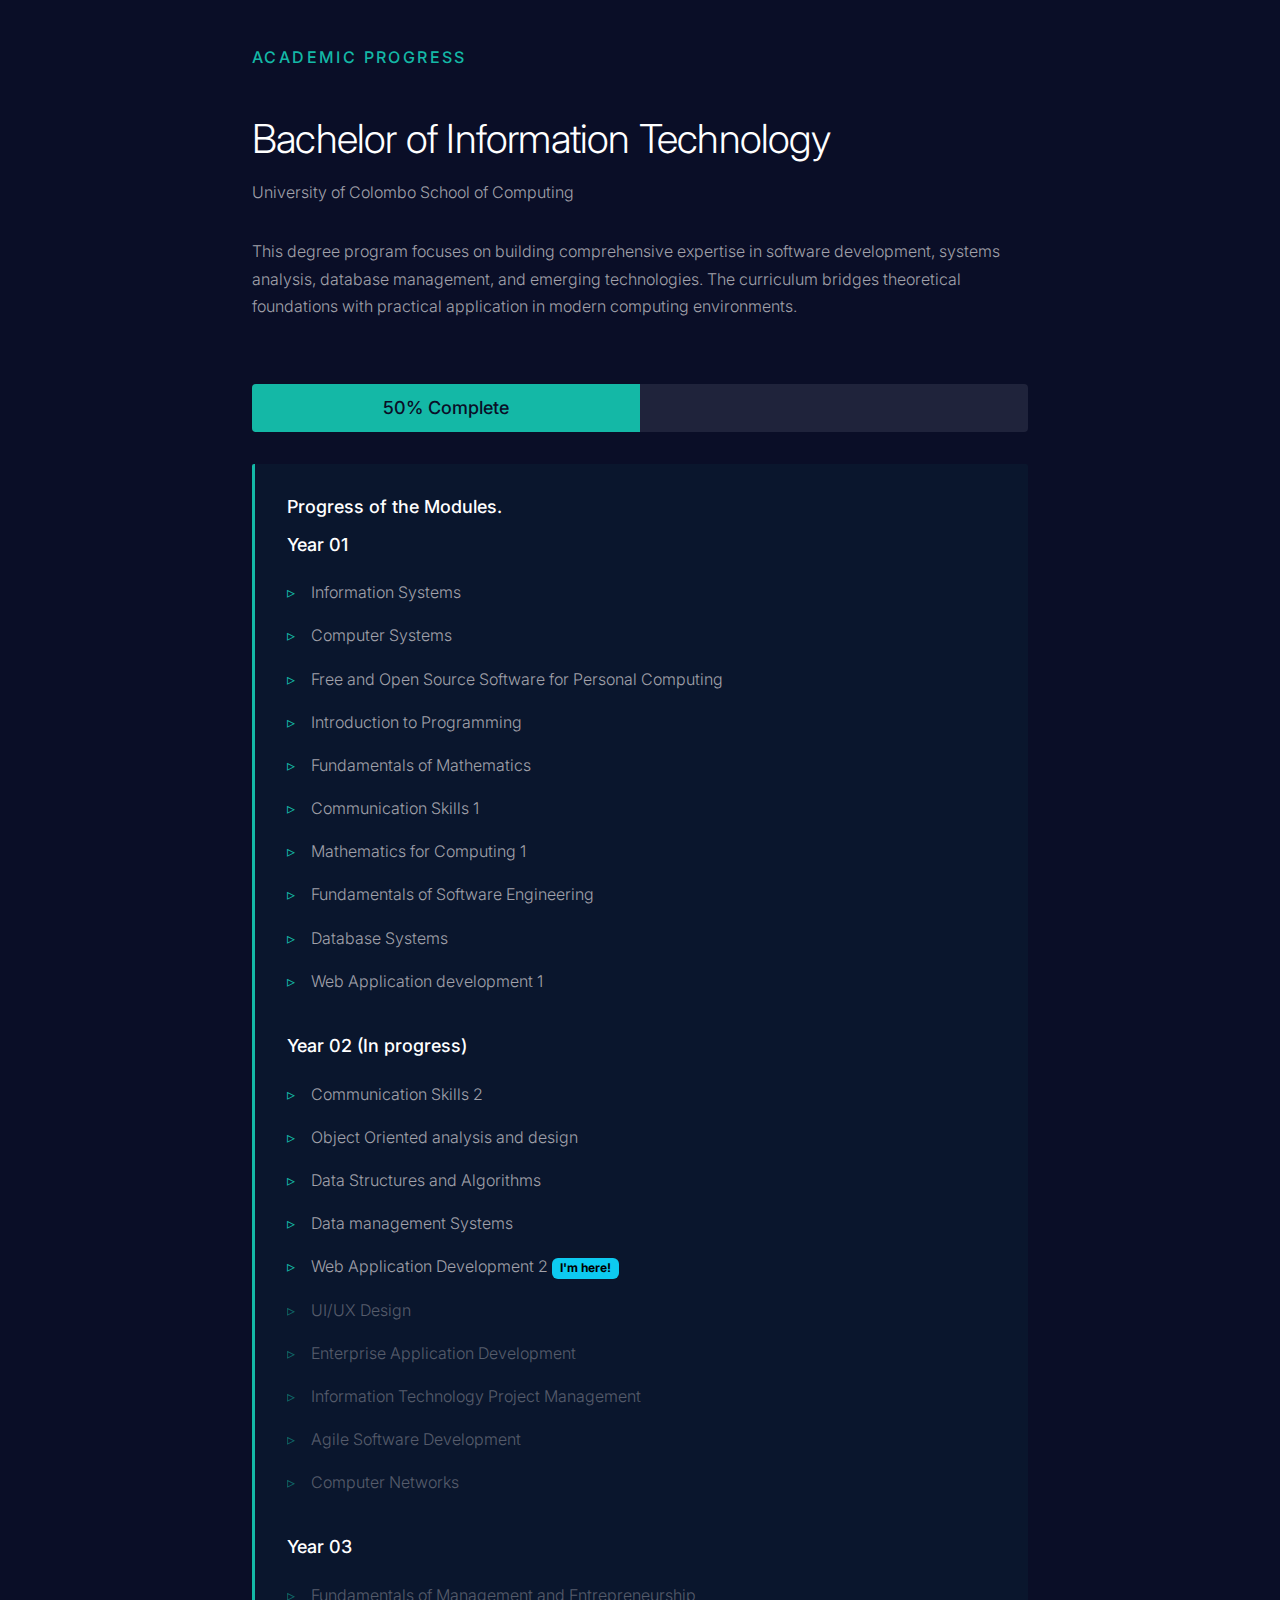
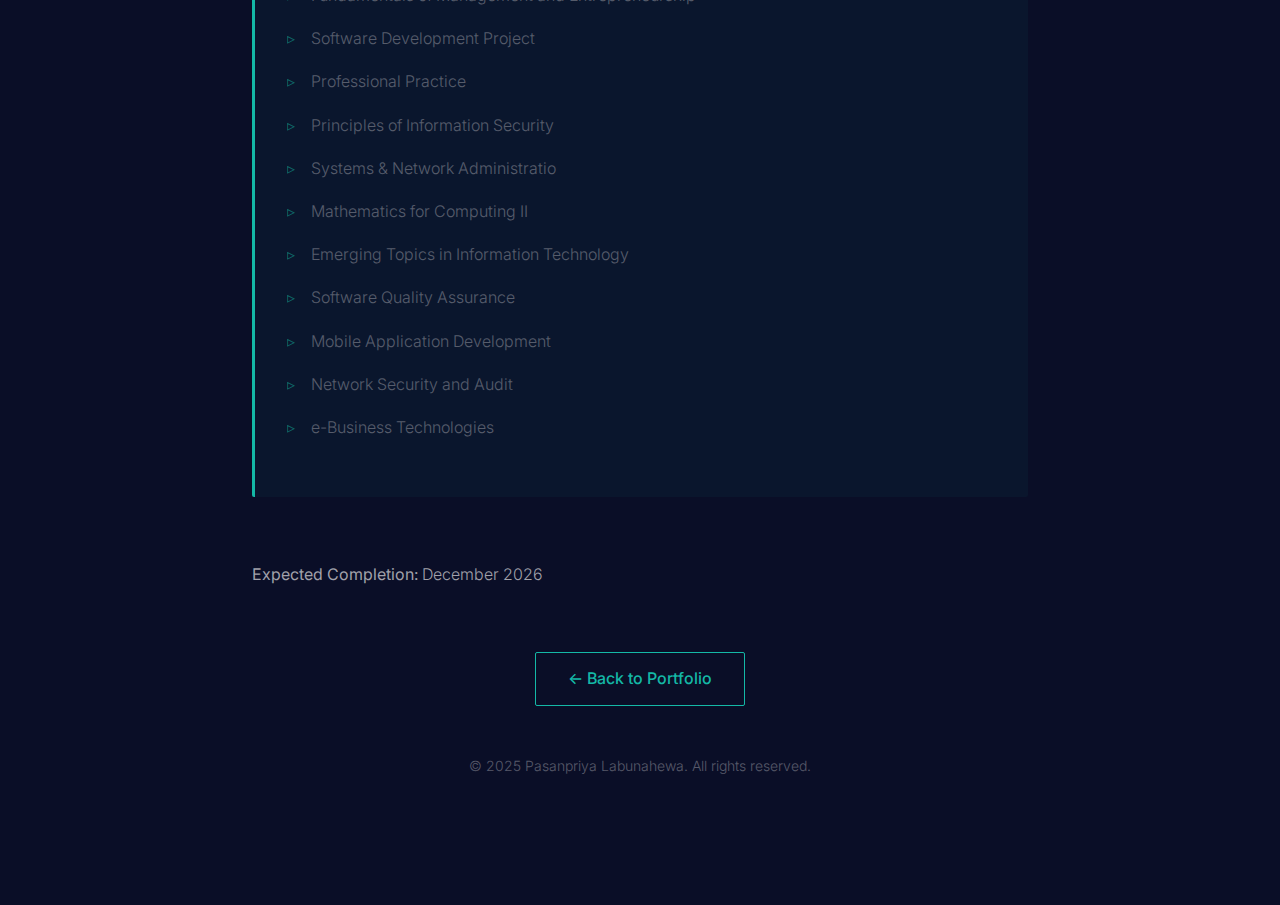
<file: portfolio_bit_progress.html>
<!DOCTYPE html>
<html lang="en">

<head>
    <meta charset="UTF-8">
    <meta name="viewport" content="width=device-width, initial-scale=1.0">
    <link rel="icon" href="img/studio image_upscaled_cropped.jpg">
    <title>BIT Progress - Degree Completion Status</title>
    <link href="css/bootstrap.min.css" rel="stylesheet">
    <link rel="stylesheet" href="css/styles_bit_progress.css">
    <link rel="preconnect" href="https://fonts.googleapis.com">
    <link rel="preconnect" href="https://fonts.gstatic.com" crossorigin>
    <link href="https://fonts.googleapis.com/css2?family=Inter:wght@300;400;500;600&display=swap" rel="stylesheet">
</head>

<body>
    <div class="container">
        <h2>Academic Progress</h2>
        <h1>Bachelor of Information Technology</h1>
        <p>University of Colombo School of Computing</p>
        <p>This degree program focuses on building comprehensive expertise in software development, systems analysis,
            database management, and emerging technologies. The curriculum bridges theoretical foundations with
            practical application in modern computing environments.</p>

        <div class="progress-container">
            <div class="progress">
                <div class="progress-bar" role="progressbar" style="width: 50%;" aria-valuenow="50" aria-valuemin="0"
                    aria-valuemax="100">
                    50% Complete
                </div>
            </div>

            <div class="progress-details">
                <h3>Progress of the Modules.</h3>
                <h3>Year 01</h3>
                <ul>
                    <li>Information Systems</li>
                    <li>Computer Systems</li>
                    <li>Free and Open Source Software for Personal Computing</li>
                    <li>Introduction to Programming</li>
                    <li>Fundamentals of Mathematics</li>
                    <li>Communication Skills 1</li>
                    <li>Mathematics for Computing 1</li>
                    <li>Fundamentals of Software Engineering</li>
                    <li>Database Systems</li>
                    <li>Web Application development 1</li>
                </ul>

                <h3 style="margin-top: 2rem;">Year 02 (In progress)</h3>
                <ul>
                    <li>Communication Skills 2</li>
                    <li>Object Oriented analysis and design</li>
                    <li>Data Structures and Algorithms</li>
                    <li>Data management Systems</li>
                    <li>Web Application Development 2 <span class="badge text-bg-info">I'm here!</span></li>
                    <li class="not-done">UI/UX Design</li>
                    <li class="not-done">Enterprise Application Development</li>
                    <li class="not-done">Information Technology Project Management</li>
                    <li class="not-done">Agile Software Development</li>
                    <li class="not-done">Computer Networks</li>
                </ul>

                <h3 class="year3 text-opacity-50" style="margin-top: 2rem;">Year 03</h3>
                <ul class="year3">
                    <li>Fundamentals of Management and Entrepreneurship</li>
                    <li>Software Development Project</li>
                    <li>Professional Practice</li>
                    <li>Principles of Information Security</li>
                    <li> Systems & Network Administratio</li>
                    <li> Mathematics for Computing II</li>
                    <li>Emerging Topics in Information Technology</li>
                    <li>Software Quality Assurance</li>
                    <li> Mobile Application Development</li>
                    <li> Network Security and Audit</li>
                    <li> e-Business Technologies</li>
                </ul>
            </div>
        </div>

        <p><strong>Expected Completion:</strong> December 2026</p>

        <div class="button-bit">
            <a href="portfolio_index.html" class="back-link">← Back to Portfolio</a>
        </div>


        <section class="footer">
            <div style="padding: 3rem 0; opacity: 0.5;">
                <p style="font-size: 0.875rem; text-align: center;">© 2025 Pasanpriya Labunahewa. All rights reserved.
                </p>
            </div>
        </section>
    </div>

    <script src="js/bootstrap.bundle.min.js"></script>
</body>

</html>
</file>
<file: css/styles_bit_progress.css>
* {
            margin: 0;
            padding: 0;
            box-sizing: border-box;
        }
        
        body {
            font-family: 'Inter', -apple-system, BlinkMacSystemFont, sans-serif;
            background-color: #0a0e27;
            color: #e4e4e7;
            line-height: 1.7;
            font-weight: 300;
            min-height: 100vh;
            display: flex;
            align-items: center;
            padding: 3rem 1rem;
        }
        
        .container {
            max-width: 800px;
        }
        
        h1 {
            font-size: 2.5rem;
            font-weight: 300;
            letter-spacing: -0.02em;
            margin-bottom: 1rem;
            color: #ffffff;
        }
        
        h2 {
            font-size: 1rem;
            font-weight: 500;
            text-transform: uppercase;
            letter-spacing: 0.15em;
            margin-bottom: 3rem;
            color: #14b8a6;
        }
        
        p {
            font-size: 1rem;
            color: #a1a1aa;
            margin-bottom: 2rem;
        }
        
        .progress-container {
            margin: 4rem 0;
        }
        
        .progress {
            height: 3rem;
            background-color: rgba(228, 228, 231, 0.1);
            border-radius: 4px;
            overflow: hidden;
        }
        
        .progress-bar {
            background-color: #14b8a6;
            font-size: 1.125rem;
            font-weight: 500;
            display: flex;
            align-items: center;
            justify-content: center;
            color: #0a0e27;
            transition: width 1s ease;
        }
        
        .progress-details {
            margin-top: 2rem;
            padding: 2rem;
            background-color: rgba(20, 184, 166, 0.05);
            border-left: 3px solid #14b8a6;
            border-radius: 2px;
        }
        
        .progress-details h3 {
            font-size: 1.125rem;
            font-weight: 500;
            color: #ffffff;
            margin-bottom: 1rem;
        }

        .progress-details ul.year3{
            opacity: 0.5;
        }

        .progress-details li.not-done{
            opacity: 0.5;
        }

        .progress-details ul {
            list-style: none;
            padding: 0;
        }
        
        .progress-details li {
            padding: 0.5rem 0;
            color: #a1a1aa;
            position: relative;
            padding-left: 1.5rem;
            
        }
        
        .progress-details li:before {
            content: "▹";
            position: absolute;
            left: 0;
            color: #14b8a6;
        }
        
        .back-link {
            display: inline-block;
            padding: 0.75rem 2rem;
            background-color: transparent;
            color: #14b8a6;
            border: 1px solid #14b8a6;
            font-weight: 500;
            border-radius: 2px;
            transition: all 0.3s ease;
            margin-top: 2rem;
            text-decoration: none;
        }
        
        .back-link:hover {
            background-color: #14b8a6;
            color: #0a0e27;
            transform: translateY(-2px);
        }

        .button-bit {
            display: flex;
            justify-content: center;
            align-items: center;
            border-radius: 50%;
        }

        @media (max-width: 768px) {
            h1 {
                font-size: 2rem;
            }
            
            .progress {
                height: 2.5rem;
            }
            
            .progress-bar {
                font-size: 1rem;
            }
        }
</file>
